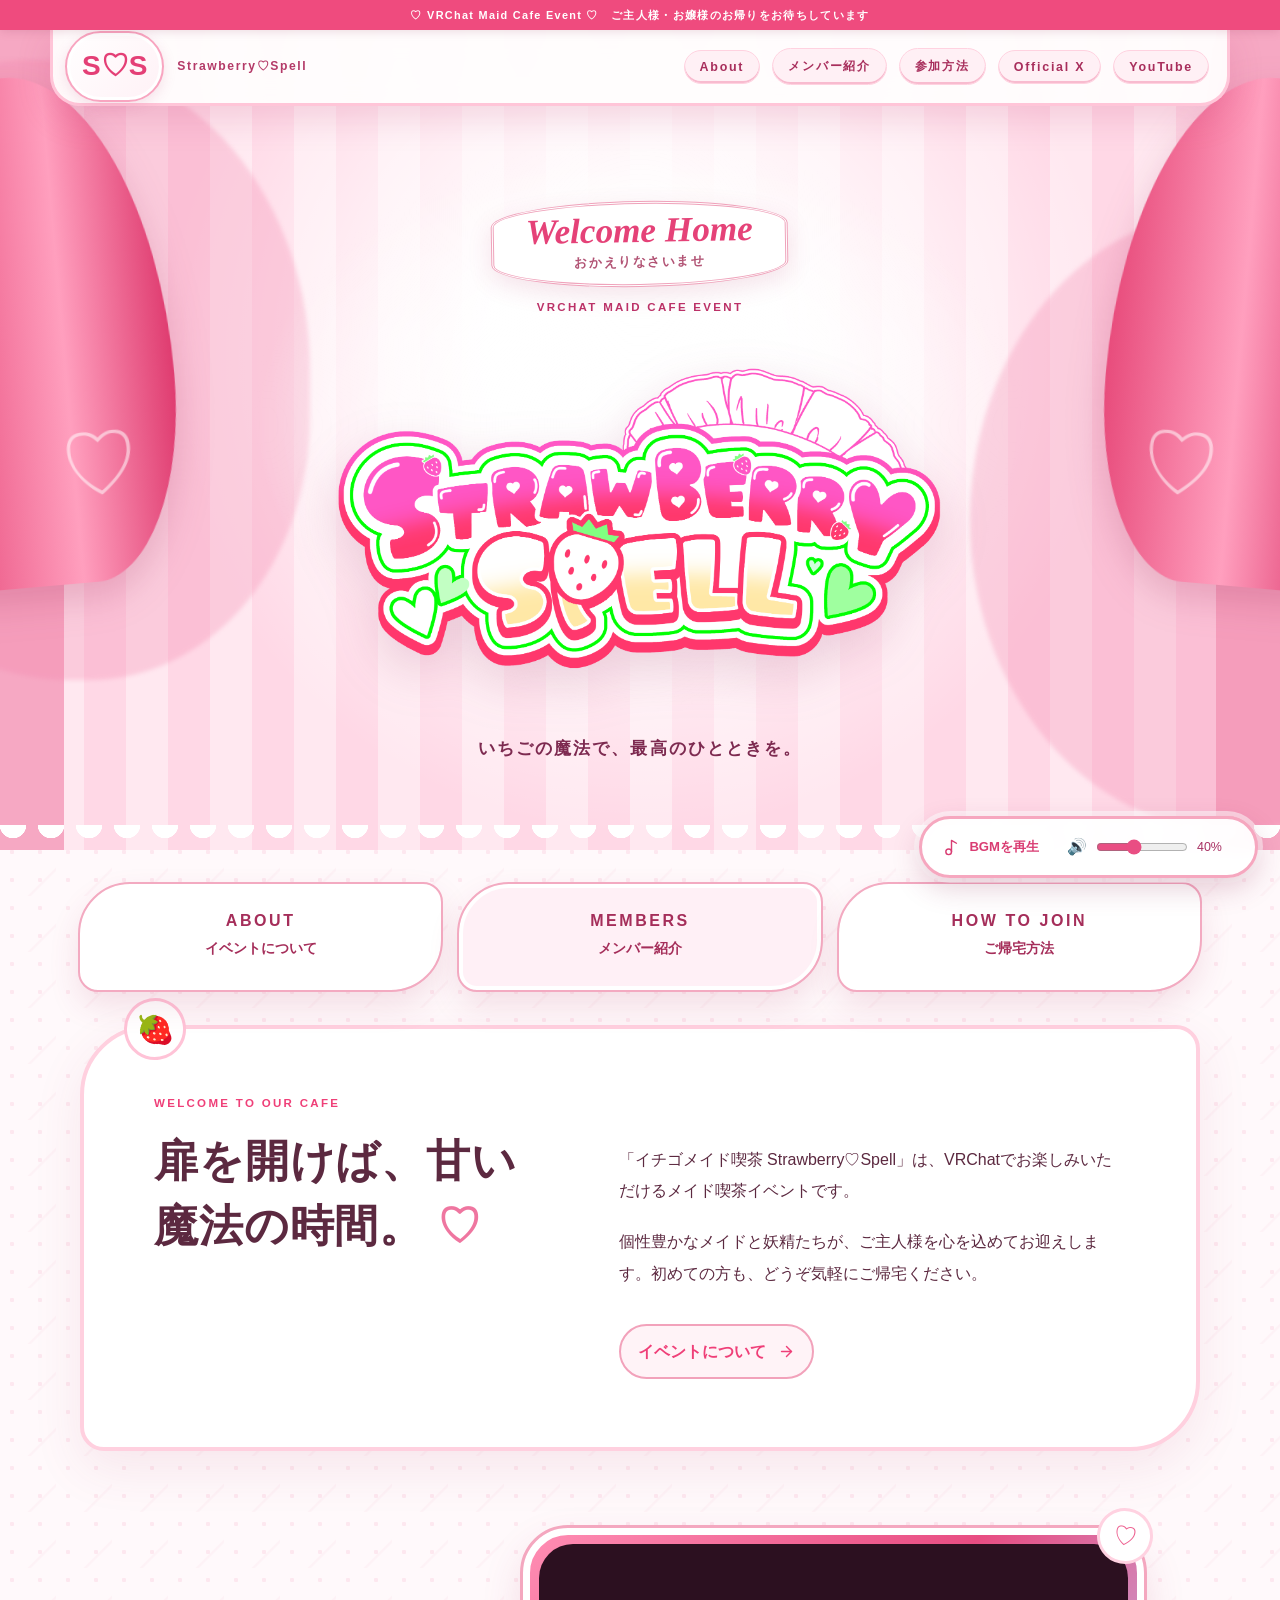
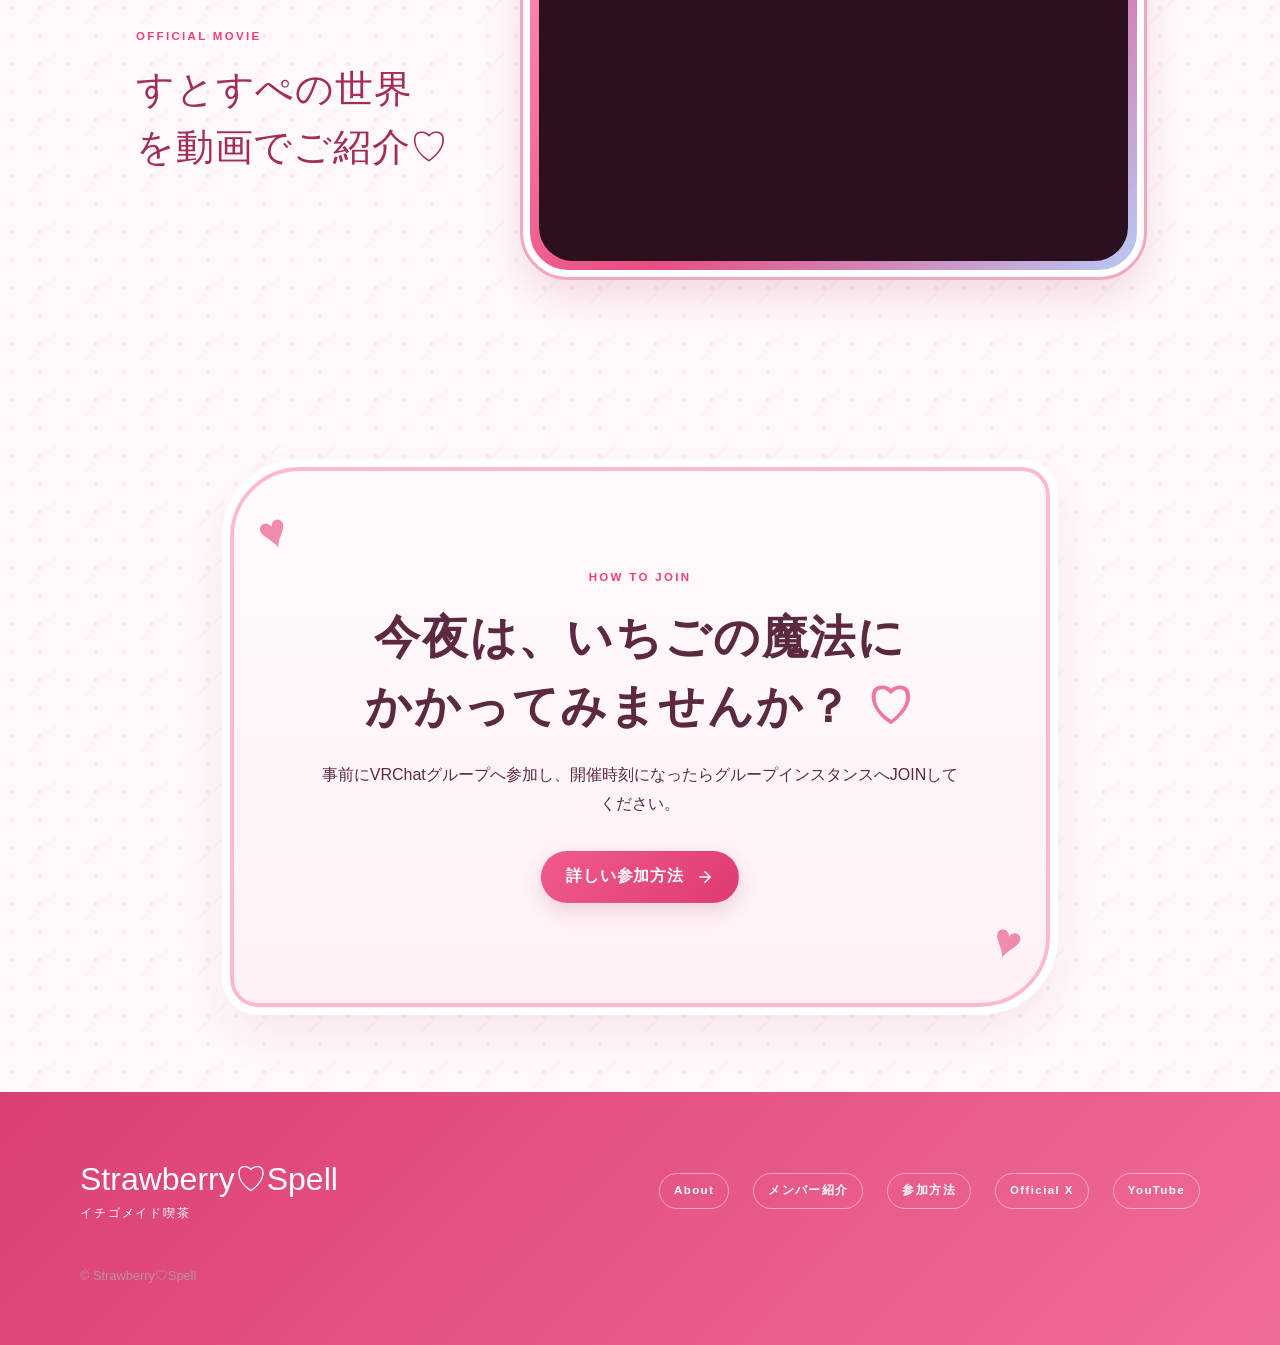
<file: index.html>
<!doctype html>
<html lang="ja">
<head>
  <meta charset="UTF-8">
  <meta name="viewport" content="width=device-width, initial-scale=1.0">
  <meta name="description" content="VRChatメイドカフェイベント Strawberry♡Spell 公式サイト">
  <title>Strawberry♡Spell</title>
  <link rel="icon" href="./favicon.svg" type="image/svg+xml">
  <link rel="stylesheet" href="./css/style.css">
</head>
<body data-root="./">
<div class="entryLoader" role="status" aria-live="polite" aria-label="お屋敷の扉を開いています"><div class="entryLight" aria-hidden="true"></div><div class="mansionDoor mansionDoorLeft" aria-hidden="true"><img src="./mansion-doors-strawberry.png" alt="" width="1672" height="941" loading="eager" fetchPriority="high" decoding="async" class="doorArtwork" data-nimg="1"/></div><div class="mansionDoor mansionDoorRight" aria-hidden="true"><img src="./mansion-doors-strawberry.png" alt="" width="1672" height="941" loading="eager" fetchPriority="high" decoding="async" class="doorArtwork" data-nimg="1"/></div><div class="entryWelcome"><span class="entrySparkles" aria-hidden="true">✦　♡　✦</span><img src="./strawberry-spell-logo.png" alt="Strawberry Spell" width="700" height="390" loading="eager" fetchPriority="high" decoding="async" data-nimg="1"/><p>おかえりなさいませ、ご主人様♡</p><div class="entryProgress" aria-hidden="true"><span></span></div><small>NOW OPENING...</small></div></div><div class="topRibbon">♡ VRChat Maid Cafe Event ♡　ご主人様・お嬢様のお帰りをお待ちしています</div><header class="siteHeader"><a href="./" class="brand"><b>S♡S</b><span>Strawberry♡Spell</span></a><nav><a href="./about/">About</a><a href="./cast/">メンバー紹介</a><a href="./join/">参加方法</a><a href="https://x.com/straw_spell315" target="_blank" rel="noreferrer">Official X</a><a href="https://youtube.com/channel/UCUlPrWwMVkR9_n5_qF-QWsg?si=psYt1DCuEzReMEFa" target="_blank" rel="noreferrer">YouTube</a></nav><button class="mobileMenuButton" type="button" aria-label="メニューを開く" aria-expanded="false" aria-controls="mobile-navigation"><svg xmlns="http://www.w3.org/2000/svg" width="24" height="24" viewBox="0 0 24 24" fill="none" stroke="currentColor" stroke-width="2" stroke-linecap="round" stroke-linejoin="round" class="lucide lucide-menu" aria-hidden="true"><path d="M4 5h16"></path><path d="M4 12h16"></path><path d="M4 19h16"></path></svg></button><div class="mobileMenuBackdrop" aria-hidden="true"></div><aside id="mobile-navigation" class="mobileMenuPanel" aria-hidden="true"><div class="mobileMenuTop"><span>MENU</span><button type="button" aria-label="メニューを閉じる"><svg xmlns="http://www.w3.org/2000/svg" width="24" height="24" viewBox="0 0 24 24" fill="none" stroke="currentColor" stroke-width="2" stroke-linecap="round" stroke-linejoin="round" class="lucide lucide-x" aria-hidden="true"><path d="M18 6 6 18"></path><path d="m6 6 12 12"></path></svg></button></div><nav><a href="./about/">About<span>›</span></a><a href="./cast/">メンバー紹介<span>›</span></a><a href="./join/">参加方法<span>›</span></a><a href="https://x.com/straw_spell315" target="_blank" rel="noreferrer">Official X<span>↗</span></a><a href="https://youtube.com/channel/UCUlPrWwMVkR9_n5_qF-QWsg?si=psYt1DCuEzReMEFa" target="_blank" rel="noreferrer">YouTube<span>↗</span></a></nav><p>Strawberry♡Spell</p></aside></header><main><section class="hero heroLogo"><div class="heroLogoGlow" aria-hidden="true"></div><div class="heroCurtain heroCurtainLeft" aria-hidden="true"></div><div class="heroCurtain heroCurtainRight" aria-hidden="true"></div><div class="heroLogoContent wrap"><div class="welcomeBadge"><span>Welcome Home</span><small>おかえりなさいませ</small></div><p class="eyebrow">VRChat Maid Cafe Event</p><img class="heroLogoImage" src="./strawberry-spell-logo.png" alt="Strawberry♡Spell"/><p class="heroCopy">いちごの魔法で、最高のひとときを。</p></div><div class="heroScallop" aria-hidden="true"></div></section><section class="quickMenu wrap" aria-label="クイックメニュー"><a href="./about/"><b>ABOUT</b><span>イベントについて</span></a><a href="./cast/"><b>MEMBERS</b><span>メンバー紹介</span></a><a href="./join/"><b>HOW TO JOIN</b><span>ご帰宅方法</span></a></section><section class="intro wrap section"><div><p class="eyebrow berry">Welcome to our cafe</p><h2>扉を開けば、甘い魔法の時間。</h2></div><div class="introText"><p>「イチゴメイド喫茶 Strawberry♡Spell」は、VRChatでお楽しみいただけるメイド喫茶イベントです。</p><p>個性豊かなメイドと妖精たちが、ご主人様を心を込めてお迎えします。初めての方も、どうぞ気軽にご帰宅ください。</p><a href="./about/" class="textLink">イベントについて <svg xmlns="http://www.w3.org/2000/svg" width="17" height="17" viewBox="0 0 24 24" fill="none" stroke="currentColor" stroke-width="2" stroke-linecap="round" stroke-linejoin="round" class="lucide lucide-arrow-right" aria-hidden="true"><path d="M5 12h14"></path><path d="m12 5 7 7-7 7"></path></svg></a></div></section><section class="movieSection wrap"><div class="movieHeading"><p class="eyebrow berry">Official movie</p><h2>すとすぺの世界を動画でご紹介♡</h2></div><div class="movieFrame"><iframe src="https://www.youtube-nocookie.com/embed/Qb_teZ3XlA0" title="Strawberry♡Spell 公式動画" allow="accelerometer; autoplay; clipboard-write; encrypted-media; gyroscope; picture-in-picture; web-share" referrerPolicy="strict-origin-when-cross-origin" allowFullScreen=""></iframe></div></section><section class="joinCta wrap section"><p class="eyebrow berry">How to join</p><h2>今夜は、いちごの魔法にかかってみませんか？</h2><p>事前にVRChatグループへ参加し、開催時刻になったらグループインスタンスへJOINしてください。</p><a href="./join/" class="button primary">詳しい参加方法 <svg xmlns="http://www.w3.org/2000/svg" width="18" height="18" viewBox="0 0 24 24" fill="none" stroke="currentColor" stroke-width="2" stroke-linecap="round" stroke-linejoin="round" class="lucide lucide-arrow-right" aria-hidden="true"><path d="M5 12h14"></path><path d="m12 5 7 7-7 7"></path></svg></a></section></main><div class="bgmControl"><button class="bgmButton " type="button" aria-pressed="false" aria-label="BGMを再生"><svg xmlns="http://www.w3.org/2000/svg" width="17" height="17" viewBox="0 0 24 24" fill="none" stroke="currentColor" stroke-width="2" stroke-linecap="round" stroke-linejoin="round" class="lucide lucide-music2 lucide-music-2" aria-hidden="true"><circle cx="8" cy="18" r="4"></circle><path d="M12 18V2l7 4"></path></svg><span>BGMを再生</span></button><div class="bgmVolume"><svg xmlns="http://www.w3.org/2000/svg" width="16" height="16" viewBox="0 0 24 24" fill="none" stroke="currentColor" stroke-width="2" stroke-linecap="round" stroke-linejoin="round" class="lucide lucide-volume2 lucide-volume-2" aria-hidden="true"><path d="M11 4.702a.705.705 0 0 0-1.203-.498L6.413 7.587A1.4 1.4 0 0 1 5.416 8H3a1 1 0 0 0-1 1v6a1 1 0 0 0 1 1h2.416a1.4 1.4 0 0 1 .997.413l3.383 3.384A.705.705 0 0 0 11 19.298z"></path><path d="M16 9a5 5 0 0 1 0 6"></path><path d="M19.364 18.364a9 9 0 0 0 0-12.728"></path></svg><span dir="ltr" data-orientation="horizontal" aria-disabled="false" data-slot="slider" class="relative flex w-full touch-none items-center select-none data-[disabled]:opacity-50 data-[orientation=vertical]:h-full data-[orientation=vertical]:min-h-44 data-[orientation=vertical]:w-auto data-[orientation=vertical]:flex-col" aria-label="BGMの音量" style="--radix-slider-thumb-transform:translateX(-50%)"><span data-orientation="horizontal" data-slot="slider-track" class="relative grow overflow-hidden rounded-full bg-muted data-[orientation=horizontal]:h-1.5 data-[orientation=horizontal]:w-full data-[orientation=vertical]:h-full data-[orientation=vertical]:w-1.5"><span data-orientation="horizontal" data-slot="slider-range" class="absolute bg-primary data-[orientation=horizontal]:h-full data-[orientation=vertical]:w-full" style="left:0%;right:60%"></span></span><span style="transform:var(--radix-slider-thumb-transform);position:absolute;left:calc(0% + 0px)"><span role="slider" aria-valuemin="0" aria-valuemax="100" aria-orientation="horizontal" data-orientation="horizontal" tabindex="0" data-slot="slider-thumb" class="block size-4 shrink-0 rounded-full border border-primary bg-white shadow-sm ring-ring/50 transition-[color,box-shadow] hover:ring-4 focus-visible:ring-4 focus-visible:outline-hidden disabled:pointer-events-none disabled:opacity-50" style="display:none" data-radix-collection-item=""></span></span><input style="display:none"/></span><output aria-live="polite">40<!-- -->%</output></div></div><audio src="./audio/ichigo-no-mahou.mp3" loop="" preload="none" aria-hidden="true"></audio><footer><div class="wrap footerInner"><div class="footerBrand"><b>Strawberry♡Spell</b><span>イチゴメイド喫茶</span></div><div class="footerLinks"><a href="./about/">About</a><a href="./cast/">メンバー紹介</a><a href="./join/">参加方法</a><a href="https://x.com/straw_spell315" target="_blank" rel="noreferrer">Official X</a><a href="https://youtube.com/channel/UCUlPrWwMVkR9_n5_qF-QWsg?si=psYt1DCuEzReMEFa" target="_blank" rel="noreferrer">YouTube</a></div><small>© Strawberry♡Spell</small></div></footer>
<script src="./js/pages.js"></script>
<script src="./js/main.js" defer></script>
</body>
</html>
</file>
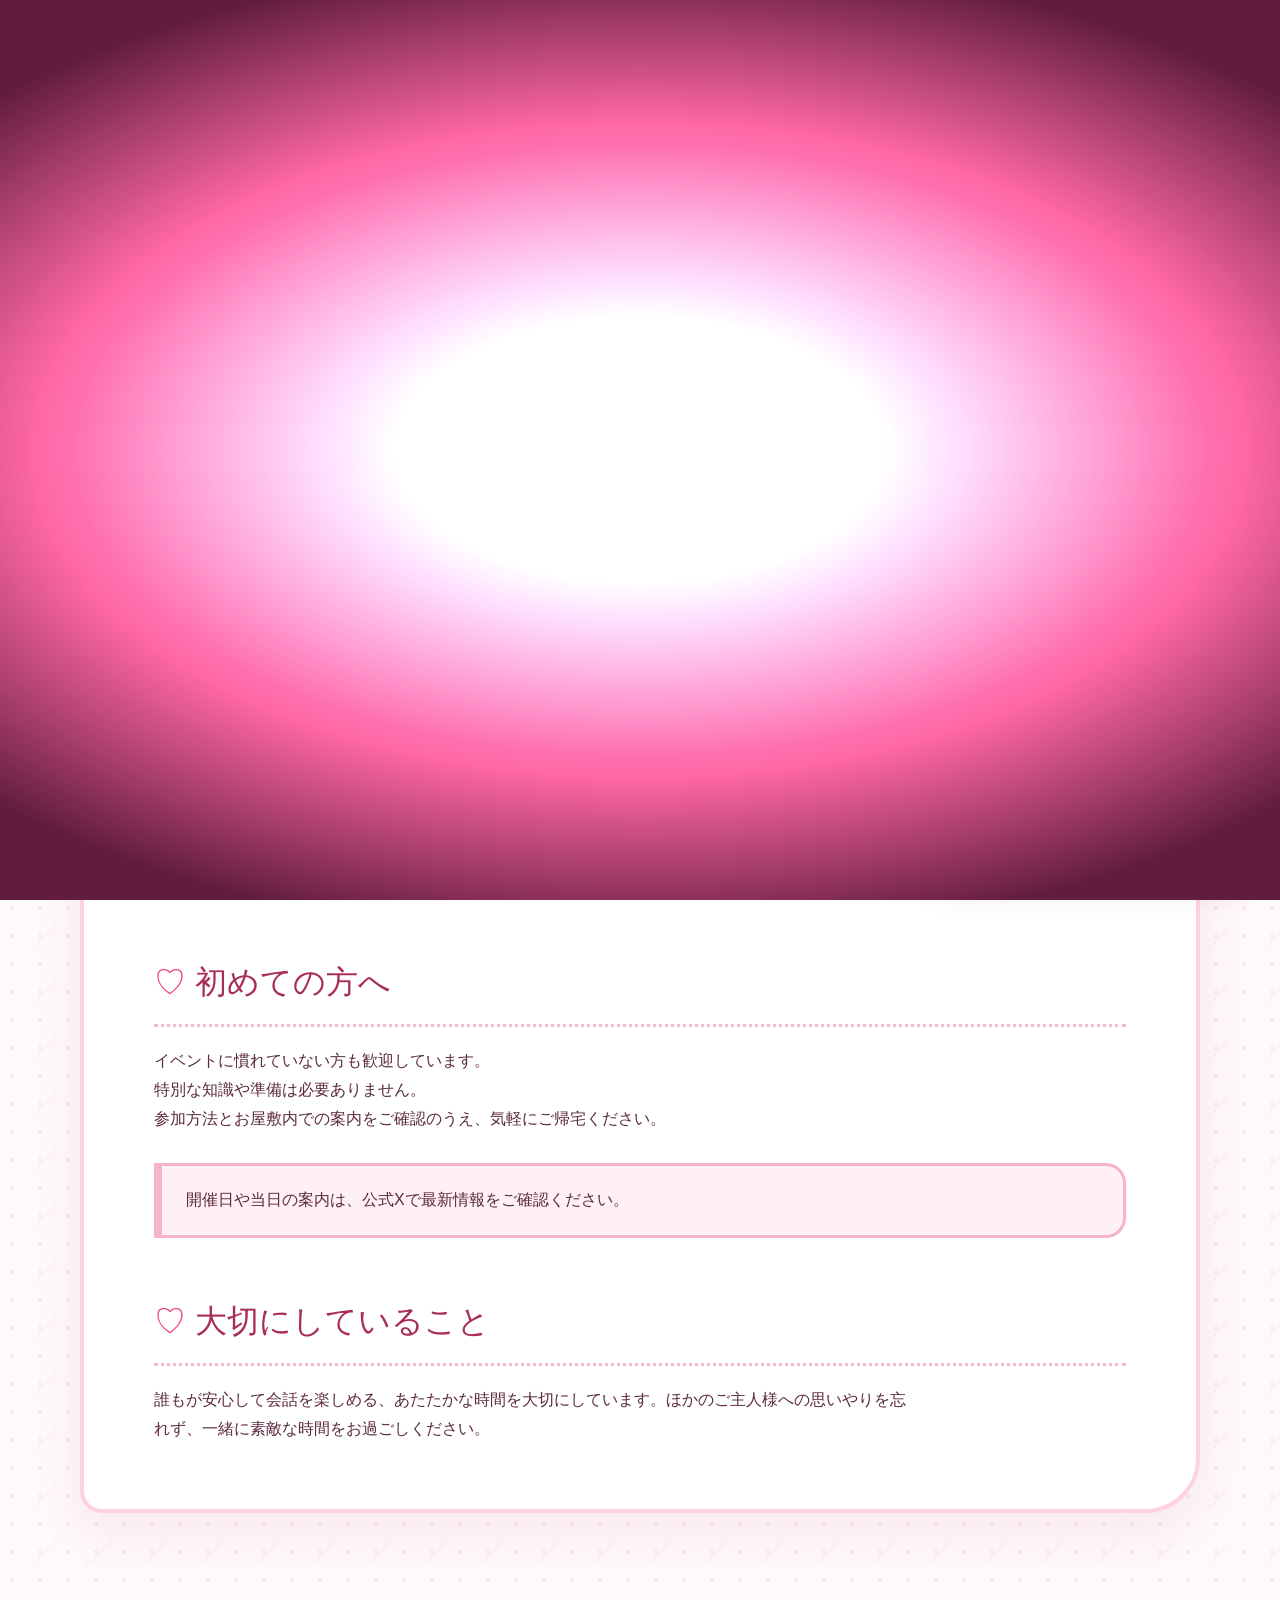
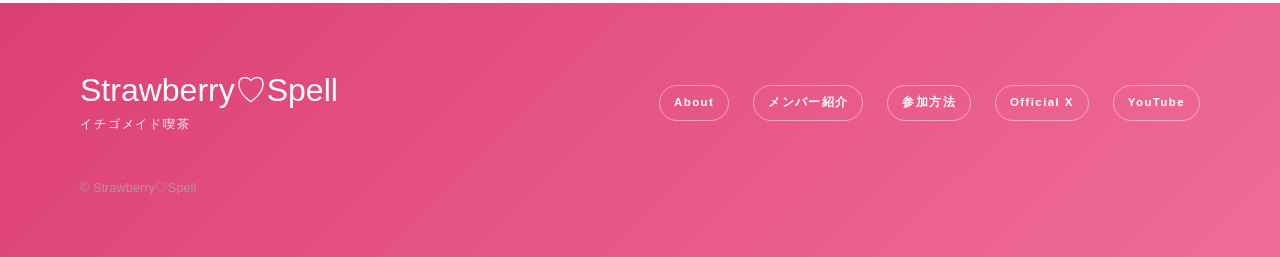
<file: about/index.html>
<!doctype html>
<html lang="ja">
<head>
  <meta charset="UTF-8">
  <meta name="viewport" content="width=device-width, initial-scale=1.0">
  <meta name="description" content="VRChatメイドカフェイベント Strawberry♡Spell 公式サイト">
  <title>イベントについて | Strawberry♡Spell</title>
  <link rel="icon" href="../favicon.svg" type="image/svg+xml">
  <link rel="stylesheet" href="../css/style.css">
</head>
<body data-root="../">
<div class="entryLoader" role="status" aria-live="polite" aria-label="お屋敷の扉を開いています"><div class="entryLight" aria-hidden="true"></div><div class="mansionDoor mansionDoorLeft" aria-hidden="true"><img src="../mansion-doors-strawberry.png" alt="" width="1672" height="941" loading="eager" fetchPriority="high" decoding="async" class="doorArtwork" data-nimg="1"/></div><div class="mansionDoor mansionDoorRight" aria-hidden="true"><img src="../mansion-doors-strawberry.png" alt="" width="1672" height="941" loading="eager" fetchPriority="high" decoding="async" class="doorArtwork" data-nimg="1"/></div><div class="entryWelcome"><span class="entrySparkles" aria-hidden="true">✦　♡　✦</span><img src="../strawberry-spell-logo.png" alt="Strawberry Spell" width="700" height="390" loading="eager" fetchPriority="high" decoding="async" data-nimg="1"/><p>おかえりなさいませ、ご主人様♡</p><div class="entryProgress" aria-hidden="true"><span></span></div><small>NOW OPENING...</small></div></div><div class="topRibbon">♡ VRChat Maid Cafe Event ♡　ご主人様・お嬢様のお帰りをお待ちしています</div><header class="siteHeader"><a href="../" class="brand"><b>S♡S</b><span>Strawberry♡Spell</span></a><nav><a href="../about/">About</a><a href="../cast/">メンバー紹介</a><a href="../join/">参加方法</a><a href="https://x.com/straw_spell315" target="_blank" rel="noreferrer">Official X</a><a href="https://youtube.com/channel/UCUlPrWwMVkR9_n5_qF-QWsg?si=psYt1DCuEzReMEFa" target="_blank" rel="noreferrer">YouTube</a></nav><button class="mobileMenuButton" type="button" aria-label="メニューを開く" aria-expanded="false" aria-controls="mobile-navigation"><svg xmlns="http://www.w3.org/2000/svg" width="24" height="24" viewBox="0 0 24 24" fill="none" stroke="currentColor" stroke-width="2" stroke-linecap="round" stroke-linejoin="round" class="lucide lucide-menu" aria-hidden="true"><path d="M4 5h16"></path><path d="M4 12h16"></path><path d="M4 19h16"></path></svg></button><div class="mobileMenuBackdrop" aria-hidden="true"></div><aside id="mobile-navigation" class="mobileMenuPanel" aria-hidden="true"><div class="mobileMenuTop"><span>MENU</span><button type="button" aria-label="メニューを閉じる"><svg xmlns="http://www.w3.org/2000/svg" width="24" height="24" viewBox="0 0 24 24" fill="none" stroke="currentColor" stroke-width="2" stroke-linecap="round" stroke-linejoin="round" class="lucide lucide-x" aria-hidden="true"><path d="M18 6 6 18"></path><path d="m6 6 12 12"></path></svg></button></div><nav><a href="../about/">About<span>›</span></a><a href="../cast/">メンバー紹介<span>›</span></a><a href="../join/">参加方法<span>›</span></a><a href="https://x.com/straw_spell315" target="_blank" rel="noreferrer">Official X<span>↗</span></a><a href="https://youtube.com/channel/UCUlPrWwMVkR9_n5_qF-QWsg?si=psYt1DCuEzReMEFa" target="_blank" rel="noreferrer">YouTube<span>↗</span></a></nav><p>Strawberry♡Spell</p></aside></header><main><section class="pageHero"><div class="wrap pageTitle"><p class="eyebrow">About us</p><h1>イベントについて</h1><p>いちごの魔法がつなぐ、やさしい交流の時間。</p></div></section><section class="wrap contentPage"><h2>Strawberry♡Spellとは</h2><p>VRChat上で開催している、はみにの立体箱から販売されているイチゴが接客するメイド喫茶イベントです。</p><p>メイドさんがステージ上でパフォーマンスを披露したり、魔法の言葉をかけて美味しくしてくれたりします♡</p><p>メイドさんが嫌でなければ、お触りもOKです（お触りNGのメイドもいます）。必ず本人に確認し、意思を尊重してください。途中で乱入してくる、かわいい妖精のイチゴもいるかも……？</p><p>お姉さんのようなイチゴもいれば、幼い雰囲気のイチゴも！ 多種多様なイチゴに接客されてみませんか？</p><h2>初めての方へ</h2><p>イベントに慣れていない方も歓迎しています。</p><p>特別な知識や準備は必要ありません。</p><p>参加方法とお屋敷内での案内をご確認のうえ、気軽にご帰宅ください。</p><div class="note">開催日や当日の案内は、公式Xで最新情報をご確認ください。</div><h2>大切にしていること</h2><p>誰もが安心して会話を楽しめる、あたたかな時間を大切にしています。ほかのご主人様への思いやりを忘れず、一緒に素敵な時間をお過ごしください。</p></section></main><div class="bgmControl"><button class="bgmButton " type="button" aria-pressed="false" aria-label="BGMを再生"><svg xmlns="http://www.w3.org/2000/svg" width="17" height="17" viewBox="0 0 24 24" fill="none" stroke="currentColor" stroke-width="2" stroke-linecap="round" stroke-linejoin="round" class="lucide lucide-music2 lucide-music-2" aria-hidden="true"><circle cx="8" cy="18" r="4"></circle><path d="M12 18V2l7 4"></path></svg><span>BGMを再生</span></button><div class="bgmVolume"><svg xmlns="http://www.w3.org/2000/svg" width="16" height="16" viewBox="0 0 24 24" fill="none" stroke="currentColor" stroke-width="2" stroke-linecap="round" stroke-linejoin="round" class="lucide lucide-volume2 lucide-volume-2" aria-hidden="true"><path d="M11 4.702a.705.705 0 0 0-1.203-.498L6.413 7.587A1.4 1.4 0 0 1 5.416 8H3a1 1 0 0 0-1 1v6a1 1 0 0 0 1 1h2.416a1.4 1.4 0 0 1 .997.413l3.383 3.384A.705.705 0 0 0 11 19.298z"></path><path d="M16 9a5 5 0 0 1 0 6"></path><path d="M19.364 18.364a9 9 0 0 0 0-12.728"></path></svg><span dir="ltr" data-orientation="horizontal" aria-disabled="false" data-slot="slider" class="relative flex w-full touch-none items-center select-none data-[disabled]:opacity-50 data-[orientation=vertical]:h-full data-[orientation=vertical]:min-h-44 data-[orientation=vertical]:w-auto data-[orientation=vertical]:flex-col" aria-label="BGMの音量" style="--radix-slider-thumb-transform:translateX(-50%)"><span data-orientation="horizontal" data-slot="slider-track" class="relative grow overflow-hidden rounded-full bg-muted data-[orientation=horizontal]:h-1.5 data-[orientation=horizontal]:w-full data-[orientation=vertical]:h-full data-[orientation=vertical]:w-1.5"><span data-orientation="horizontal" data-slot="slider-range" class="absolute bg-primary data-[orientation=horizontal]:h-full data-[orientation=vertical]:w-full" style="left:0%;right:60%"></span></span><span style="transform:var(--radix-slider-thumb-transform);position:absolute;left:calc(0% + 0px)"><span role="slider" aria-valuemin="0" aria-valuemax="100" aria-orientation="horizontal" data-orientation="horizontal" tabindex="0" data-slot="slider-thumb" class="block size-4 shrink-0 rounded-full border border-primary bg-white shadow-sm ring-ring/50 transition-[color,box-shadow] hover:ring-4 focus-visible:ring-4 focus-visible:outline-hidden disabled:pointer-events-none disabled:opacity-50" style="display:none" data-radix-collection-item=""></span></span><input style="display:none"/></span><output aria-live="polite">40<!-- -->%</output></div></div><audio src="../audio/ichigo-no-mahou.mp3" loop="" preload="none" aria-hidden="true"></audio><footer><div class="wrap footerInner"><div class="footerBrand"><b>Strawberry♡Spell</b><span>イチゴメイド喫茶</span></div><div class="footerLinks"><a href="../about/">About</a><a href="../cast/">メンバー紹介</a><a href="../join/">参加方法</a><a href="https://x.com/straw_spell315" target="_blank" rel="noreferrer">Official X</a><a href="https://youtube.com/channel/UCUlPrWwMVkR9_n5_qF-QWsg?si=psYt1DCuEzReMEFa" target="_blank" rel="noreferrer">YouTube</a></div><small>© Strawberry♡Spell</small></div></footer>
<script src="../js/pages.js"></script>
<script src="../js/main.js" defer></script>
</body>
</html>
</file>
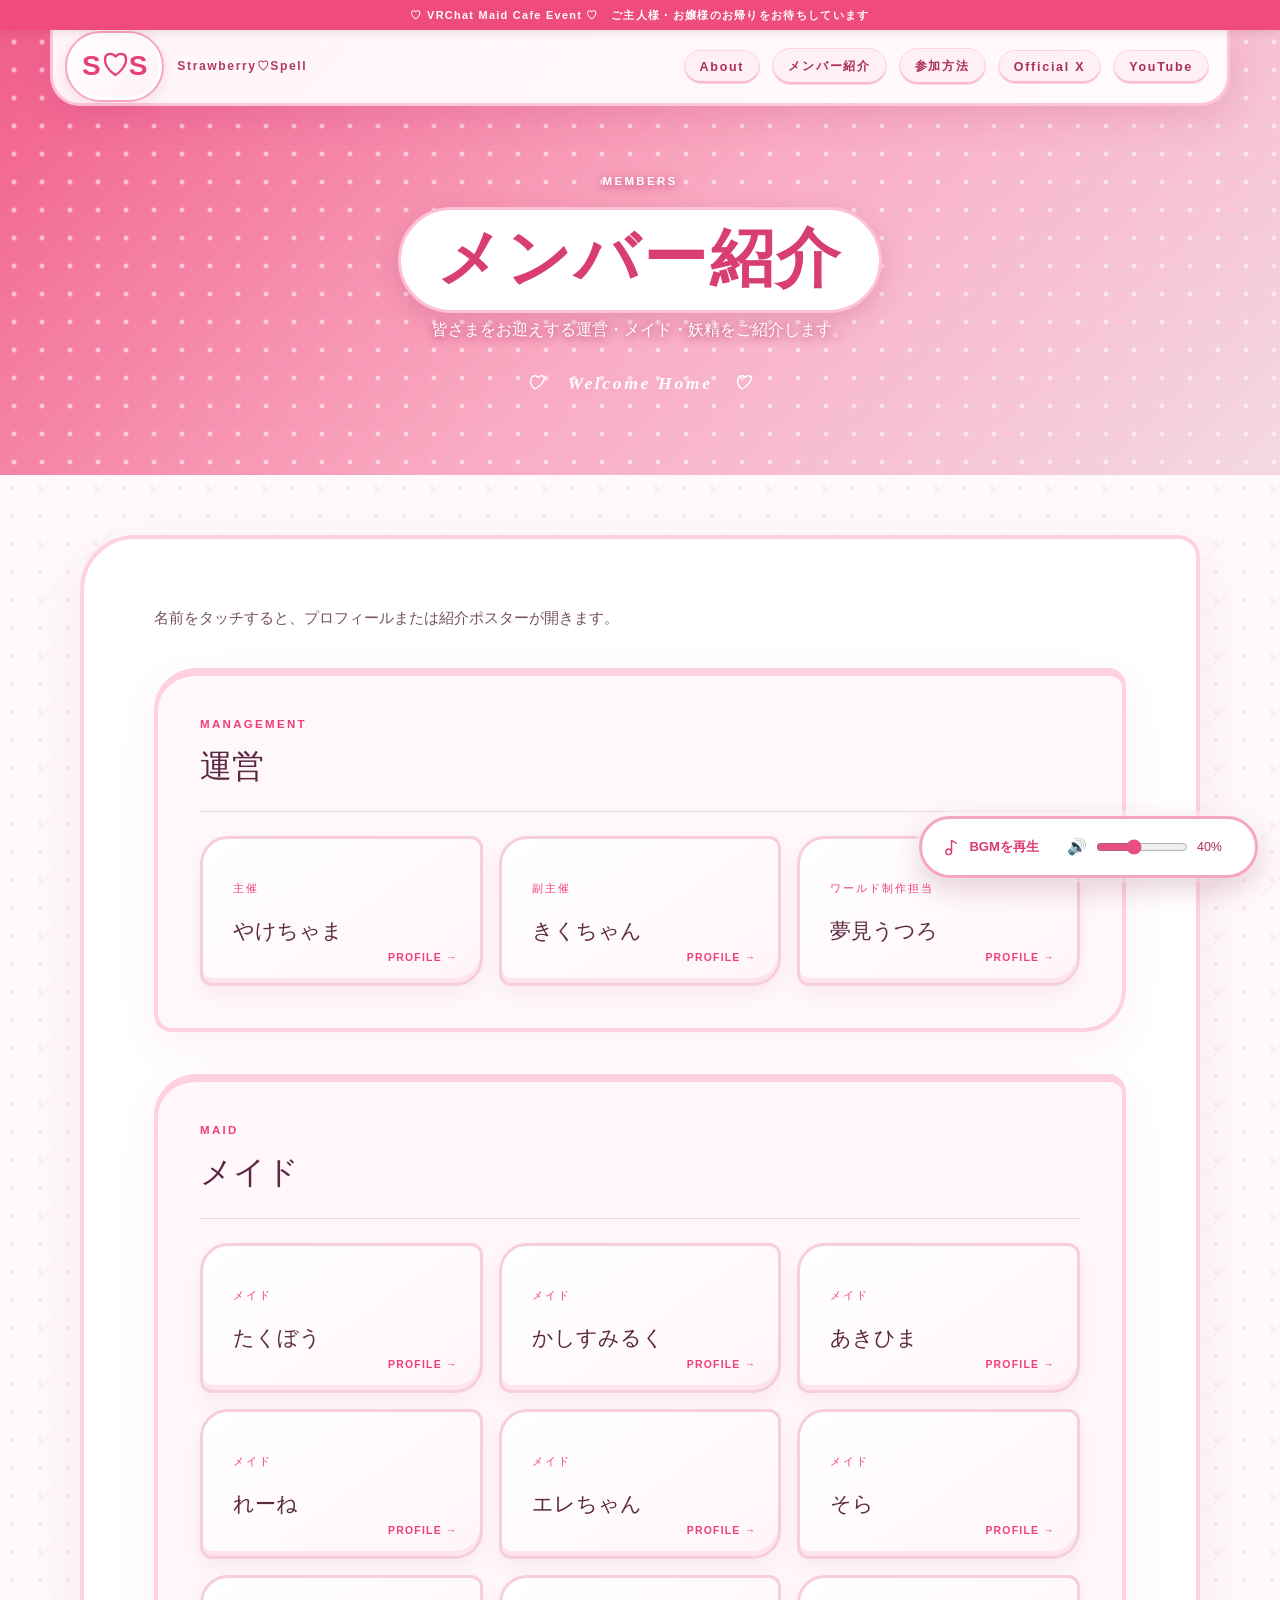
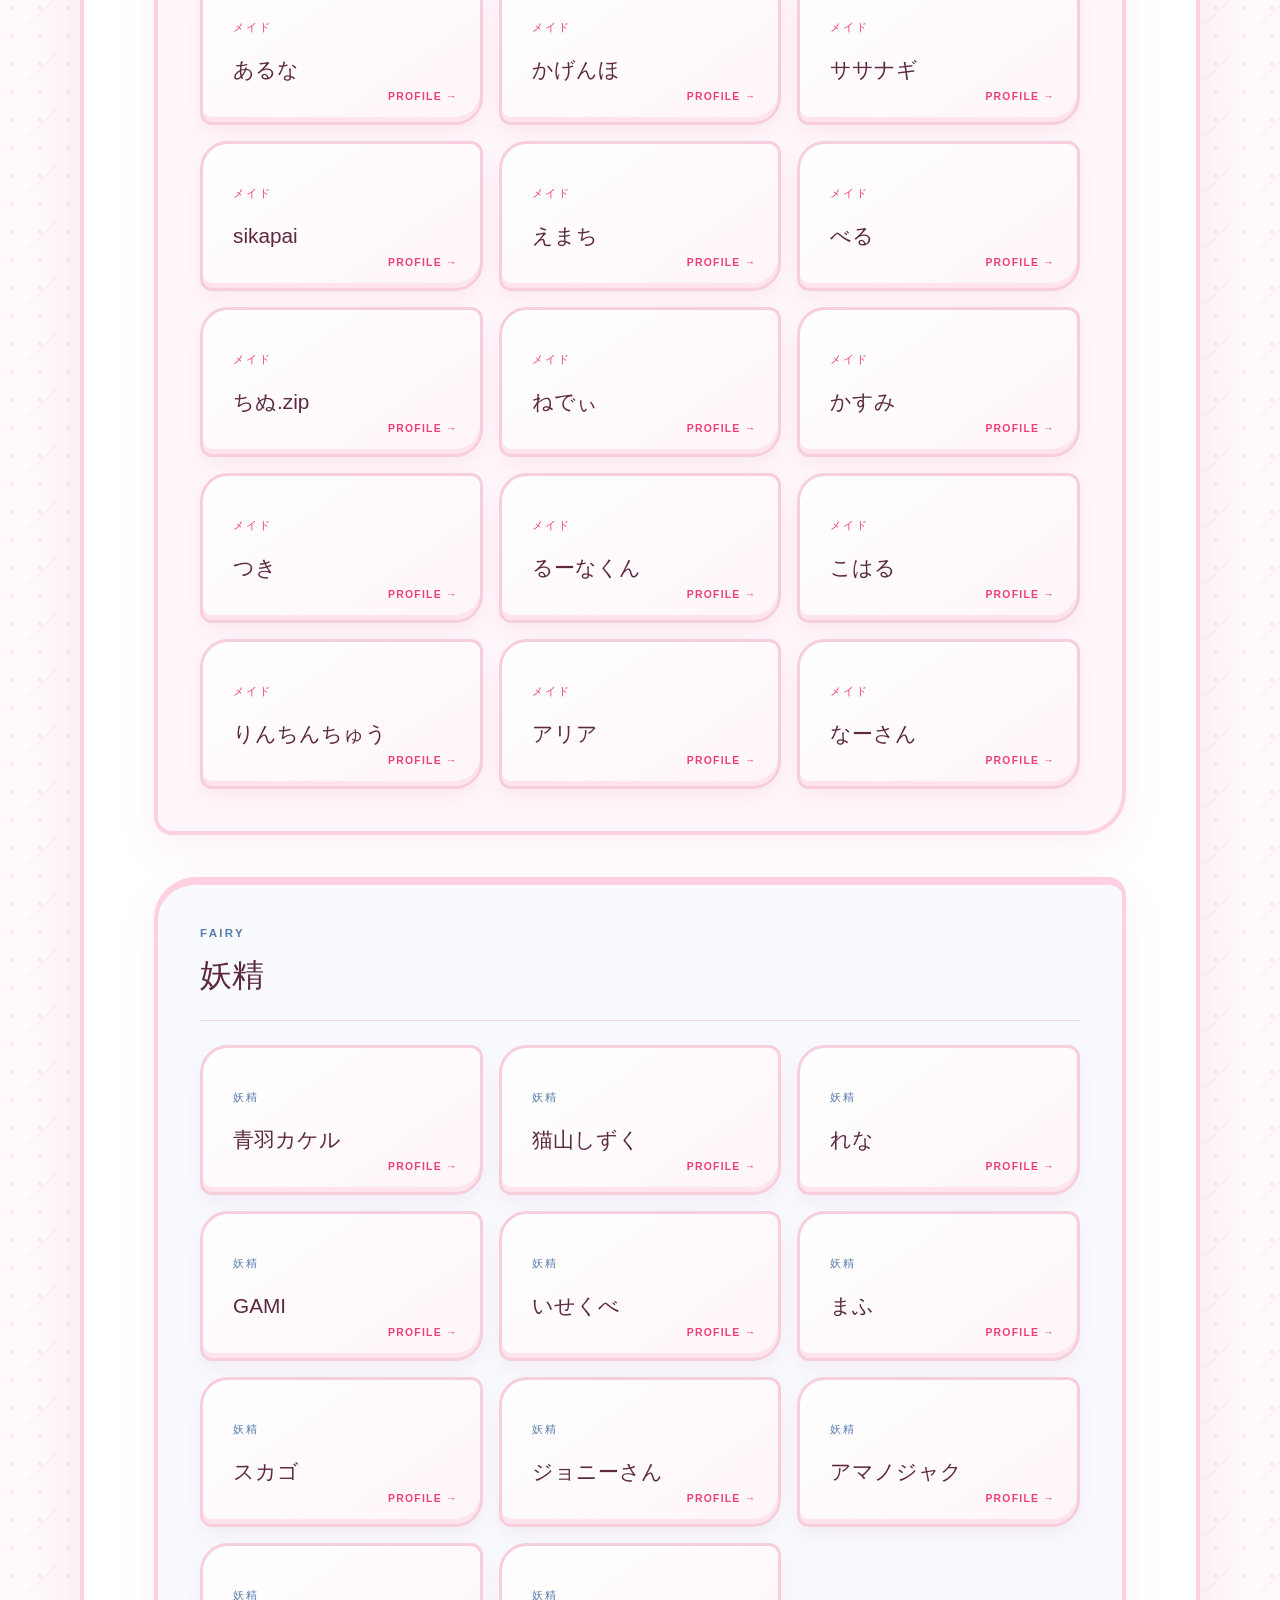
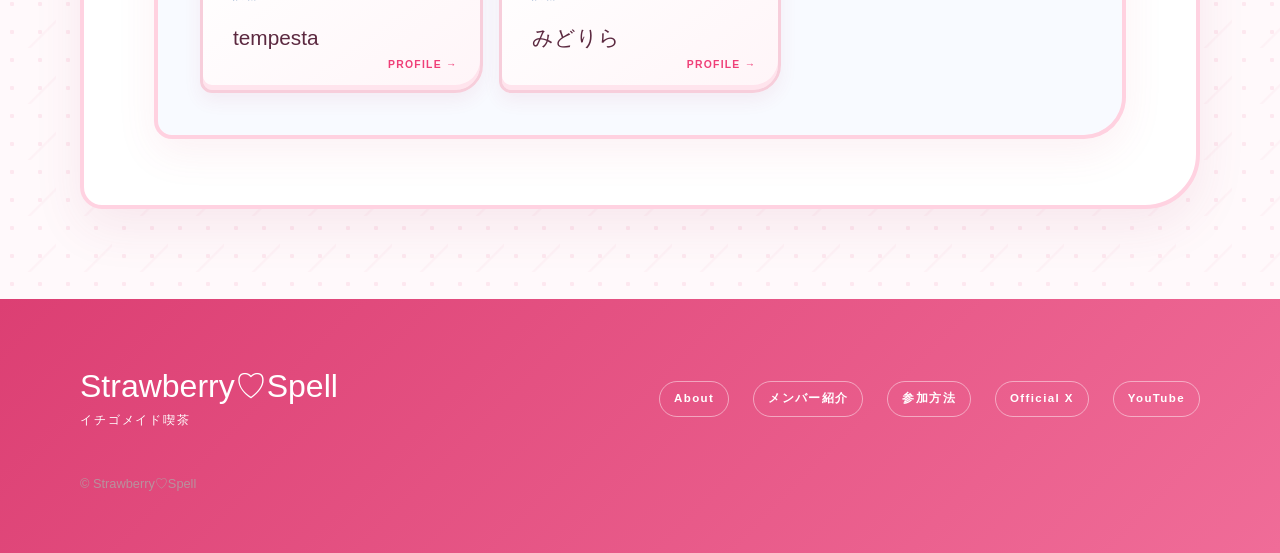
<file: cast/index.html>
<!doctype html>
<html lang="ja">
<head>
  <meta charset="UTF-8">
  <meta name="viewport" content="width=device-width, initial-scale=1.0">
  <meta name="description" content="VRChatメイドカフェイベント Strawberry♡Spell 公式サイト">
  <title>メンバー紹介 | Strawberry♡Spell</title>
  <link rel="icon" href="../favicon.svg" type="image/svg+xml">
  <link rel="stylesheet" href="../css/style.css">
</head>
<body data-root="../">
<div class="entryLoader" role="status" aria-live="polite" aria-label="お屋敷の扉を開いています"><div class="entryLight" aria-hidden="true"></div><div class="mansionDoor mansionDoorLeft" aria-hidden="true"><img src="../mansion-doors-strawberry.png" alt="" width="1672" height="941" loading="eager" fetchPriority="high" decoding="async" class="doorArtwork" data-nimg="1"/></div><div class="mansionDoor mansionDoorRight" aria-hidden="true"><img src="../mansion-doors-strawberry.png" alt="" width="1672" height="941" loading="eager" fetchPriority="high" decoding="async" class="doorArtwork" data-nimg="1"/></div><div class="entryWelcome"><span class="entrySparkles" aria-hidden="true">✦　♡　✦</span><img src="../strawberry-spell-logo.png" alt="Strawberry Spell" width="700" height="390" loading="eager" fetchPriority="high" decoding="async" data-nimg="1"/><p>おかえりなさいませ、ご主人様♡</p><div class="entryProgress" aria-hidden="true"><span></span></div><small>NOW OPENING...</small></div></div><div class="topRibbon">♡ VRChat Maid Cafe Event ♡　ご主人様・お嬢様のお帰りをお待ちしています</div><header class="siteHeader"><a href="../" class="brand"><b>S♡S</b><span>Strawberry♡Spell</span></a><nav><a href="../about/">About</a><a href="../cast/">メンバー紹介</a><a href="../join/">参加方法</a><a href="https://x.com/straw_spell315" target="_blank" rel="noreferrer">Official X</a><a href="https://youtube.com/channel/UCUlPrWwMVkR9_n5_qF-QWsg?si=psYt1DCuEzReMEFa" target="_blank" rel="noreferrer">YouTube</a></nav><button class="mobileMenuButton" type="button" aria-label="メニューを開く" aria-expanded="false" aria-controls="mobile-navigation"><svg xmlns="http://www.w3.org/2000/svg" width="24" height="24" viewBox="0 0 24 24" fill="none" stroke="currentColor" stroke-width="2" stroke-linecap="round" stroke-linejoin="round" class="lucide lucide-menu" aria-hidden="true"><path d="M4 5h16"></path><path d="M4 12h16"></path><path d="M4 19h16"></path></svg></button><div class="mobileMenuBackdrop" aria-hidden="true"></div><aside id="mobile-navigation" class="mobileMenuPanel" aria-hidden="true"><div class="mobileMenuTop"><span>MENU</span><button type="button" aria-label="メニューを閉じる"><svg xmlns="http://www.w3.org/2000/svg" width="24" height="24" viewBox="0 0 24 24" fill="none" stroke="currentColor" stroke-width="2" stroke-linecap="round" stroke-linejoin="round" class="lucide lucide-x" aria-hidden="true"><path d="M18 6 6 18"></path><path d="m6 6 12 12"></path></svg></button></div><nav><a href="../about/">About<span>›</span></a><a href="../cast/">メンバー紹介<span>›</span></a><a href="../join/">参加方法<span>›</span></a><a href="https://x.com/straw_spell315" target="_blank" rel="noreferrer">Official X<span>↗</span></a><a href="https://youtube.com/channel/UCUlPrWwMVkR9_n5_qF-QWsg?si=psYt1DCuEzReMEFa" target="_blank" rel="noreferrer">YouTube<span>↗</span></a></nav><p>Strawberry♡Spell</p></aside></header><main><section class="pageHero"><div class="wrap pageTitle"><p class="eyebrow">Members</p><h1>メンバー紹介</h1><p>皆さまをお迎えする運営・メイド・妖精をご紹介します。</p></div></section><section class="wrap contentPage"><p class="castHint">名前をタッチすると、プロフィールまたは紹介ポスターが開きます。</p><div class="castSection castSectionManagement"><p class="eyebrow berry">Management</p><h2>運営</h2><div class="castGrid"><button class="castCard castCardActive" type="button" aria-label="やけちゃまのプロフィールを開く" aria-haspopup="dialog" aria-expanded="false" data-state="closed" data-slot="dialog-trigger"><span class="role">主催</span><h3>やけちゃま</h3><span class="viewProfile">PROFILE →</span></button><button class="castCard castCardActive" type="button" aria-label="きくちゃんのプロフィールを開く" aria-haspopup="dialog" aria-expanded="false" data-state="closed" data-slot="dialog-trigger"><span class="role">副主催</span><h3>きくちゃん</h3><span class="viewProfile">PROFILE →</span></button><button class="castCard castCardActive" type="button" aria-label="夢見うつろのプロフィールを開く" aria-haspopup="dialog" aria-expanded="false" data-state="closed" data-slot="dialog-trigger"><span class="role">ワールド制作担当</span><h3>夢見うつろ</h3><span class="viewProfile">PROFILE →</span></button></div></div><div class="castSection castSectionMaid"><p class="eyebrow berry">Maid</p><h2>メイド</h2><div class="castGrid"><button class="castCard castCardActive" type="button" aria-label="たくぼうのプロフィールを開く" aria-haspopup="dialog" aria-expanded="false" data-state="closed" data-slot="dialog-trigger"><span class="role">メイド</span><h3>たくぼう</h3><span class="viewProfile">PROFILE →</span></button><button class="castCard castCardActive" type="button" aria-label="かしすみるくのプロフィールを開く" aria-haspopup="dialog" aria-expanded="false" data-state="closed" data-slot="dialog-trigger"><span class="role">メイド</span><h3>かしすみるく</h3><span class="viewProfile">PROFILE →</span></button><button class="castCard castCardActive" type="button" aria-label="あきひまのプロフィールを開く" aria-haspopup="dialog" aria-expanded="false" data-state="closed" data-slot="dialog-trigger"><span class="role">メイド</span><h3>あきひま</h3><span class="viewProfile">PROFILE →</span></button><button class="castCard castCardActive" type="button" aria-label="れーねのプロフィールを開く" aria-haspopup="dialog" aria-expanded="false" data-state="closed" data-slot="dialog-trigger"><span class="role">メイド</span><h3>れーね</h3><span class="viewProfile">PROFILE →</span></button><button class="castCard castCardActive" type="button" aria-label="エレちゃんのプロフィールを開く" aria-haspopup="dialog" aria-expanded="false" data-state="closed" data-slot="dialog-trigger"><span class="role">メイド</span><h3>エレちゃん</h3><span class="viewProfile">PROFILE →</span></button><button class="castCard castCardActive" type="button" aria-label="そらのプロフィールを開く" aria-haspopup="dialog" aria-expanded="false" data-state="closed" data-slot="dialog-trigger"><span class="role">メイド</span><h3>そら</h3><span class="viewProfile">PROFILE →</span></button><button class="castCard castCardActive" type="button" aria-label="あるなのプロフィールを開く" aria-haspopup="dialog" aria-expanded="false" data-state="closed" data-slot="dialog-trigger"><span class="role">メイド</span><h3>あるな</h3><span class="viewProfile">PROFILE →</span></button><button class="castCard castCardActive" type="button" aria-label="かげんほのプロフィールを開く" aria-haspopup="dialog" aria-expanded="false" data-state="closed" data-slot="dialog-trigger"><span class="role">メイド</span><h3>かげんほ</h3><span class="viewProfile">PROFILE →</span></button><button class="castCard castCardActive" type="button" aria-label="ササナギのプロフィールを開く" aria-haspopup="dialog" aria-expanded="false" data-state="closed" data-slot="dialog-trigger"><span class="role">メイド</span><h3>ササナギ</h3><span class="viewProfile">PROFILE →</span></button><button class="castCard castCardActive" type="button" aria-label="sikapaiのプロフィールを開く" aria-haspopup="dialog" aria-expanded="false" data-state="closed" data-slot="dialog-trigger"><span class="role">メイド</span><h3>sikapai</h3><span class="viewProfile">PROFILE →</span></button><button class="castCard castCardActive" type="button" aria-label="えまちのプロフィールを開く" aria-haspopup="dialog" aria-expanded="false" data-state="closed" data-slot="dialog-trigger"><span class="role">メイド</span><h3>えまち</h3><span class="viewProfile">PROFILE →</span></button><button class="castCard castCardActive" type="button" aria-label="べるのプロフィールを開く" aria-haspopup="dialog" aria-expanded="false" data-state="closed" data-slot="dialog-trigger"><span class="role">メイド</span><h3>べる</h3><span class="viewProfile">PROFILE →</span></button><button class="castCard castCardActive" type="button" aria-label="ちぬ.zipのプロフィールを開く" aria-haspopup="dialog" aria-expanded="false" data-state="closed" data-slot="dialog-trigger"><span class="role">メイド</span><h3>ちぬ.zip</h3><span class="viewProfile">PROFILE →</span></button><button class="castCard castCardActive" type="button" aria-label="ねでぃのプロフィールを開く" aria-haspopup="dialog" aria-expanded="false" data-state="closed" data-slot="dialog-trigger"><span class="role">メイド</span><h3>ねでぃ</h3><span class="viewProfile">PROFILE →</span></button><button class="castCard castCardActive" type="button" aria-label="かすみのプロフィールを開く" aria-haspopup="dialog" aria-expanded="false" data-state="closed" data-slot="dialog-trigger"><span class="role">メイド</span><h3>かすみ</h3><span class="viewProfile">PROFILE →</span></button><button class="castCard castCardActive" type="button" aria-label="つきのプロフィールを開く" aria-haspopup="dialog" aria-expanded="false" data-state="closed" data-slot="dialog-trigger"><span class="role">メイド</span><h3>つき</h3><span class="viewProfile">PROFILE →</span></button><button class="castCard castCardActive" type="button" aria-label="るーなくんのプロフィールを開く" aria-haspopup="dialog" aria-expanded="false" data-state="closed" data-slot="dialog-trigger"><span class="role">メイド</span><h3>るーなくん</h3><span class="viewProfile">PROFILE →</span></button><button class="castCard castCardActive" type="button" aria-label="こはるのプロフィールを開く" aria-haspopup="dialog" aria-expanded="false" data-state="closed" data-slot="dialog-trigger"><span class="role">メイド</span><h3>こはる</h3><span class="viewProfile">PROFILE →</span></button><button class="castCard castCardActive" type="button" aria-label="りんちんちゅうのプロフィールを開く" aria-haspopup="dialog" aria-expanded="false" data-state="closed" data-slot="dialog-trigger"><span class="role">メイド</span><h3>りんちんちゅう</h3><span class="viewProfile">PROFILE →</span></button><button class="castCard castCardActive" type="button" aria-label="アリアのプロフィールを開く" aria-haspopup="dialog" aria-expanded="false" data-state="closed" data-slot="dialog-trigger"><span class="role">メイド</span><h3>アリア</h3><span class="viewProfile">PROFILE →</span></button><button class="castCard castCardActive" type="button" aria-label="なーさんのプロフィールを開く" aria-haspopup="dialog" aria-expanded="false" data-state="closed" data-slot="dialog-trigger"><span class="role">メイド</span><h3>なーさん</h3><span class="viewProfile">PROFILE →</span></button></div></div><div class="castSection castSectionFairy"><p class="eyebrow berry">Fairy</p><h2>妖精</h2><div class="castGrid"><button class="castCard castCardActive" type="button" aria-label="青羽カケルのプロフィールを開く" aria-haspopup="dialog" aria-expanded="false" data-state="closed" data-slot="dialog-trigger"><span class="role">妖精</span><h3>青羽カケル</h3><span class="viewProfile">PROFILE →</span></button><button class="castCard castCardActive" type="button" aria-label="猫山しずくのプロフィールを開く" aria-haspopup="dialog" aria-expanded="false" data-state="closed" data-slot="dialog-trigger"><span class="role">妖精</span><h3>猫山しずく</h3><span class="viewProfile">PROFILE →</span></button><button class="castCard castCardActive" type="button" aria-label="れなのプロフィールを開く" aria-haspopup="dialog" aria-expanded="false" data-state="closed" data-slot="dialog-trigger"><span class="role">妖精</span><h3>れな</h3><span class="viewProfile">PROFILE →</span></button><button class="castCard castCardActive" type="button" aria-label="GAMIのプロフィールを開く" aria-haspopup="dialog" aria-expanded="false" data-state="closed" data-slot="dialog-trigger"><span class="role">妖精</span><h3>GAMI</h3><span class="viewProfile">PROFILE →</span></button><button class="castCard castCardActive" type="button" aria-label="いせくべのプロフィールを開く" aria-haspopup="dialog" aria-expanded="false" data-state="closed" data-slot="dialog-trigger"><span class="role">妖精</span><h3>いせくべ</h3><span class="viewProfile">PROFILE →</span></button><button class="castCard castCardActive" type="button" aria-label="まふのプロフィールを開く" aria-haspopup="dialog" aria-expanded="false" data-state="closed" data-slot="dialog-trigger"><span class="role">妖精</span><h3>まふ</h3><span class="viewProfile">PROFILE →</span></button><button class="castCard castCardActive" type="button" aria-label="スカゴのプロフィールを開く" aria-haspopup="dialog" aria-expanded="false" data-state="closed" data-slot="dialog-trigger"><span class="role">妖精</span><h3>スカゴ</h3><span class="viewProfile">PROFILE →</span></button><button class="castCard castCardActive" type="button" aria-label="ジョニーさんのプロフィールを開く" aria-haspopup="dialog" aria-expanded="false" data-state="closed" data-slot="dialog-trigger"><span class="role">妖精</span><h3>ジョニーさん</h3><span class="viewProfile">PROFILE →</span></button><button class="castCard castCardActive" type="button" aria-label="アマノジャクのプロフィールを開く" aria-haspopup="dialog" aria-expanded="false" data-state="closed" data-slot="dialog-trigger"><span class="role">妖精</span><h3>アマノジャク</h3><span class="viewProfile">PROFILE →</span></button><button class="castCard castCardActive" type="button" aria-label="tempestaのプロフィールを開く" aria-haspopup="dialog" aria-expanded="false" data-state="closed" data-slot="dialog-trigger"><span class="role">妖精</span><h3>tempesta</h3><span class="viewProfile">PROFILE →</span></button><button class="castCard castCardActive" type="button" aria-label="みどりらのプロフィールを開く" aria-haspopup="dialog" aria-expanded="false" data-state="closed" data-slot="dialog-trigger"><span class="role">妖精</span><h3>みどりら</h3><span class="viewProfile">PROFILE →</span></button></div></div></section></main><div class="bgmControl"><button class="bgmButton " type="button" aria-pressed="false" aria-label="BGMを再生"><svg xmlns="http://www.w3.org/2000/svg" width="17" height="17" viewBox="0 0 24 24" fill="none" stroke="currentColor" stroke-width="2" stroke-linecap="round" stroke-linejoin="round" class="lucide lucide-music2 lucide-music-2" aria-hidden="true"><circle cx="8" cy="18" r="4"></circle><path d="M12 18V2l7 4"></path></svg><span>BGMを再生</span></button><div class="bgmVolume"><svg xmlns="http://www.w3.org/2000/svg" width="16" height="16" viewBox="0 0 24 24" fill="none" stroke="currentColor" stroke-width="2" stroke-linecap="round" stroke-linejoin="round" class="lucide lucide-volume2 lucide-volume-2" aria-hidden="true"><path d="M11 4.702a.705.705 0 0 0-1.203-.498L6.413 7.587A1.4 1.4 0 0 1 5.416 8H3a1 1 0 0 0-1 1v6a1 1 0 0 0 1 1h2.416a1.4 1.4 0 0 1 .997.413l3.383 3.384A.705.705 0 0 0 11 19.298z"></path><path d="M16 9a5 5 0 0 1 0 6"></path><path d="M19.364 18.364a9 9 0 0 0 0-12.728"></path></svg><span dir="ltr" data-orientation="horizontal" aria-disabled="false" data-slot="slider" class="relative flex w-full touch-none items-center select-none data-[disabled]:opacity-50 data-[orientation=vertical]:h-full data-[orientation=vertical]:min-h-44 data-[orientation=vertical]:w-auto data-[orientation=vertical]:flex-col" aria-label="BGMの音量" style="--radix-slider-thumb-transform:translateX(-50%)"><span data-orientation="horizontal" data-slot="slider-track" class="relative grow overflow-hidden rounded-full bg-muted data-[orientation=horizontal]:h-1.5 data-[orientation=horizontal]:w-full data-[orientation=vertical]:h-full data-[orientation=vertical]:w-1.5"><span data-orientation="horizontal" data-slot="slider-range" class="absolute bg-primary data-[orientation=horizontal]:h-full data-[orientation=vertical]:w-full" style="left:0%;right:60%"></span></span><span style="transform:var(--radix-slider-thumb-transform);position:absolute;left:calc(0% + 0px)"><span role="slider" aria-valuemin="0" aria-valuemax="100" aria-orientation="horizontal" data-orientation="horizontal" tabindex="0" data-slot="slider-thumb" class="block size-4 shrink-0 rounded-full border border-primary bg-white shadow-sm ring-ring/50 transition-[color,box-shadow] hover:ring-4 focus-visible:ring-4 focus-visible:outline-hidden disabled:pointer-events-none disabled:opacity-50" style="display:none" data-radix-collection-item=""></span></span><input style="display:none"/></span><output aria-live="polite">40<!-- -->%</output></div></div><audio src="../audio/ichigo-no-mahou.mp3" loop="" preload="none" aria-hidden="true"></audio><footer><div class="wrap footerInner"><div class="footerBrand"><b>Strawberry♡Spell</b><span>イチゴメイド喫茶</span></div><div class="footerLinks"><a href="../about/">About</a><a href="../cast/">メンバー紹介</a><a href="../join/">参加方法</a><a href="https://x.com/straw_spell315" target="_blank" rel="noreferrer">Official X</a><a href="https://youtube.com/channel/UCUlPrWwMVkR9_n5_qF-QWsg?si=psYt1DCuEzReMEFa" target="_blank" rel="noreferrer">YouTube</a></div><small>© Strawberry♡Spell</small></div></footer>
<script src="../js/pages.js"></script>
<script src="../js/main.js" defer></script>
</body>
</html>
</file>
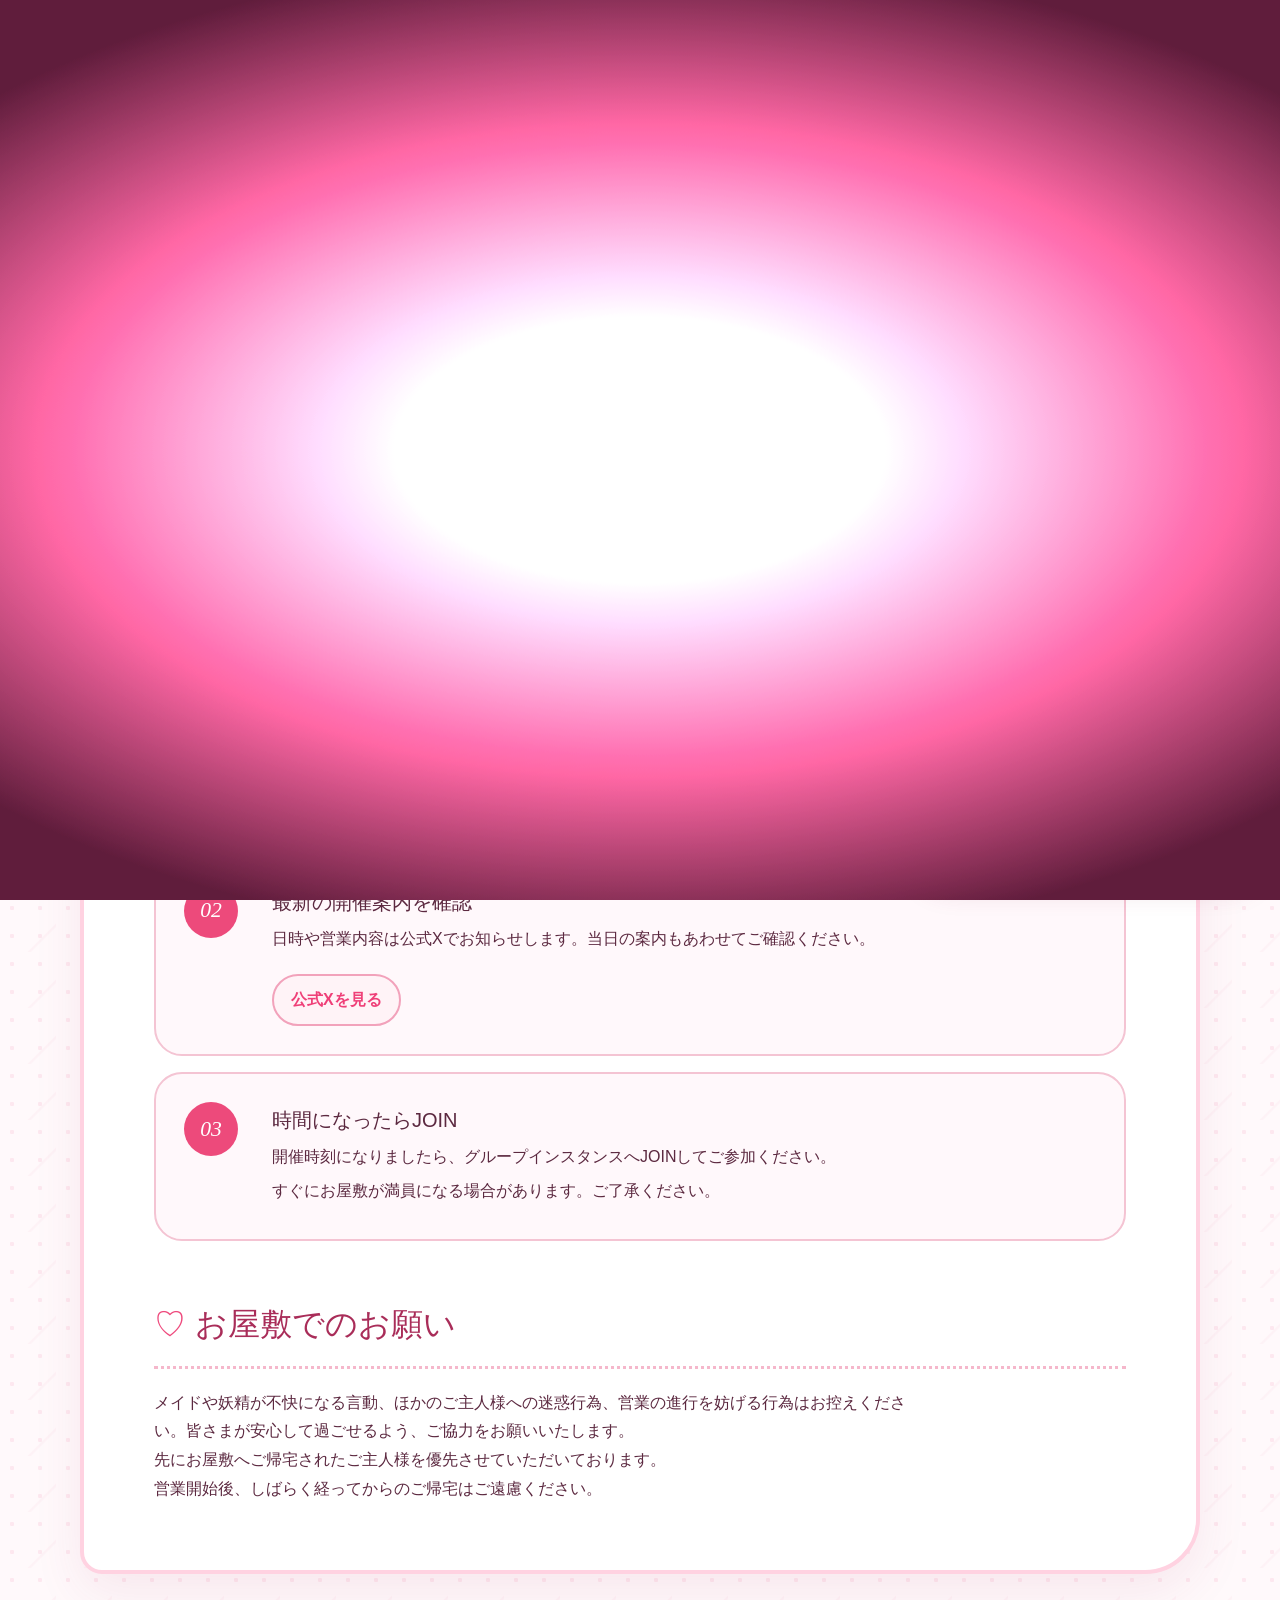
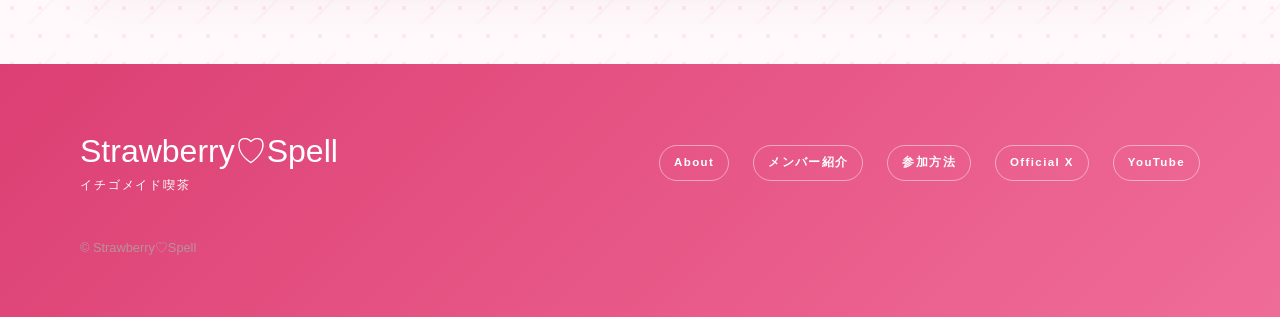
<file: join/index.html>
<!doctype html>
<html lang="ja">
<head>
  <meta charset="UTF-8">
  <meta name="viewport" content="width=device-width, initial-scale=1.0">
  <meta name="description" content="VRChatメイドカフェイベント Strawberry♡Spell 公式サイト">
  <title>参加方法 | Strawberry♡Spell</title>
  <link rel="icon" href="../favicon.svg" type="image/svg+xml">
  <link rel="stylesheet" href="../css/style.css">
</head>
<body data-root="../">
<div class="entryLoader" role="status" aria-live="polite" aria-label="お屋敷の扉を開いています"><div class="entryLight" aria-hidden="true"></div><div class="mansionDoor mansionDoorLeft" aria-hidden="true"><img src="../mansion-doors-strawberry.png" alt="" width="1672" height="941" loading="eager" fetchPriority="high" decoding="async" class="doorArtwork" data-nimg="1"/></div><div class="mansionDoor mansionDoorRight" aria-hidden="true"><img src="../mansion-doors-strawberry.png" alt="" width="1672" height="941" loading="eager" fetchPriority="high" decoding="async" class="doorArtwork" data-nimg="1"/></div><div class="entryWelcome"><span class="entrySparkles" aria-hidden="true">✦　♡　✦</span><img src="../strawberry-spell-logo.png" alt="Strawberry Spell" width="700" height="390" loading="eager" fetchPriority="high" decoding="async" data-nimg="1"/><p>おかえりなさいませ、ご主人様♡</p><div class="entryProgress" aria-hidden="true"><span></span></div><small>NOW OPENING...</small></div></div><div class="topRibbon">♡ VRChat Maid Cafe Event ♡　ご主人様・お嬢様のお帰りをお待ちしています</div><header class="siteHeader"><a href="../" class="brand"><b>S♡S</b><span>Strawberry♡Spell</span></a><nav><a href="../about/">About</a><a href="../cast/">メンバー紹介</a><a href="../join/">参加方法</a><a href="https://x.com/straw_spell315" target="_blank" rel="noreferrer">Official X</a><a href="https://youtube.com/channel/UCUlPrWwMVkR9_n5_qF-QWsg?si=psYt1DCuEzReMEFa" target="_blank" rel="noreferrer">YouTube</a></nav><button class="mobileMenuButton" type="button" aria-label="メニューを開く" aria-expanded="false" aria-controls="mobile-navigation"><svg xmlns="http://www.w3.org/2000/svg" width="24" height="24" viewBox="0 0 24 24" fill="none" stroke="currentColor" stroke-width="2" stroke-linecap="round" stroke-linejoin="round" class="lucide lucide-menu" aria-hidden="true"><path d="M4 5h16"></path><path d="M4 12h16"></path><path d="M4 19h16"></path></svg></button><div class="mobileMenuBackdrop" aria-hidden="true"></div><aside id="mobile-navigation" class="mobileMenuPanel" aria-hidden="true"><div class="mobileMenuTop"><span>MENU</span><button type="button" aria-label="メニューを閉じる"><svg xmlns="http://www.w3.org/2000/svg" width="24" height="24" viewBox="0 0 24 24" fill="none" stroke="currentColor" stroke-width="2" stroke-linecap="round" stroke-linejoin="round" class="lucide lucide-x" aria-hidden="true"><path d="M18 6 6 18"></path><path d="m6 6 12 12"></path></svg></button></div><nav><a href="../about/">About<span>›</span></a><a href="../cast/">メンバー紹介<span>›</span></a><a href="../join/">参加方法<span>›</span></a><a href="https://x.com/straw_spell315" target="_blank" rel="noreferrer">Official X<span>↗</span></a><a href="https://youtube.com/channel/UCUlPrWwMVkR9_n5_qF-QWsg?si=psYt1DCuEzReMEFa" target="_blank" rel="noreferrer">YouTube<span>↗</span></a></nav><p>Strawberry♡Spell</p></aside></header><main><section class="pageHero"><div class="wrap pageTitle"><p class="eyebrow">How to join</p><h1>参加方法</h1><p>ご帰宅までの流れをご案内します。</p></div></section><section class="wrap contentPage"><div class="steps"><div class="step"><b>01</b><div><h3>VRChatグループへ参加</h3><p>事前に「Strawberry♡Spell」のグループへ参加してください。</p><a class="textLink" href="https://vrc.group/BERRYS.0861" target="_blank" rel="noreferrer">グループページを開く</a></div></div><div class="step"><b>02</b><div><h3>最新の開催案内を確認</h3><p>日時や営業内容は公式Xでお知らせします。当日の案内もあわせてご確認ください。</p><a class="textLink" href="https://x.com/straw_spell315" target="_blank" rel="noreferrer">公式Xを見る</a></div></div><div class="step"><b>03</b><div><h3>時間になったらJOIN</h3><p>開催時刻になりましたら、グループインスタンスへJOINしてご参加ください。</p><p>すぐにお屋敷が満員になる場合があります。ご了承ください。</p></div></div></div><h2>お屋敷でのお願い</h2><p>メイドや妖精が不快になる言動、ほかのご主人様への迷惑行為、営業の進行を妨げる行為はお控えください。皆さまが安心して過ごせるよう、ご協力をお願いいたします。</p><p>先にお屋敷へご帰宅されたご主人様を優先させていただいております。</p><p>営業開始後、しばらく経ってからのご帰宅はご遠慮ください。</p></section></main><div class="bgmControl"><button class="bgmButton " type="button" aria-pressed="false" aria-label="BGMを再生"><svg xmlns="http://www.w3.org/2000/svg" width="17" height="17" viewBox="0 0 24 24" fill="none" stroke="currentColor" stroke-width="2" stroke-linecap="round" stroke-linejoin="round" class="lucide lucide-music2 lucide-music-2" aria-hidden="true"><circle cx="8" cy="18" r="4"></circle><path d="M12 18V2l7 4"></path></svg><span>BGMを再生</span></button><div class="bgmVolume"><svg xmlns="http://www.w3.org/2000/svg" width="16" height="16" viewBox="0 0 24 24" fill="none" stroke="currentColor" stroke-width="2" stroke-linecap="round" stroke-linejoin="round" class="lucide lucide-volume2 lucide-volume-2" aria-hidden="true"><path d="M11 4.702a.705.705 0 0 0-1.203-.498L6.413 7.587A1.4 1.4 0 0 1 5.416 8H3a1 1 0 0 0-1 1v6a1 1 0 0 0 1 1h2.416a1.4 1.4 0 0 1 .997.413l3.383 3.384A.705.705 0 0 0 11 19.298z"></path><path d="M16 9a5 5 0 0 1 0 6"></path><path d="M19.364 18.364a9 9 0 0 0 0-12.728"></path></svg><span dir="ltr" data-orientation="horizontal" aria-disabled="false" data-slot="slider" class="relative flex w-full touch-none items-center select-none data-[disabled]:opacity-50 data-[orientation=vertical]:h-full data-[orientation=vertical]:min-h-44 data-[orientation=vertical]:w-auto data-[orientation=vertical]:flex-col" aria-label="BGMの音量" style="--radix-slider-thumb-transform:translateX(-50%)"><span data-orientation="horizontal" data-slot="slider-track" class="relative grow overflow-hidden rounded-full bg-muted data-[orientation=horizontal]:h-1.5 data-[orientation=horizontal]:w-full data-[orientation=vertical]:h-full data-[orientation=vertical]:w-1.5"><span data-orientation="horizontal" data-slot="slider-range" class="absolute bg-primary data-[orientation=horizontal]:h-full data-[orientation=vertical]:w-full" style="left:0%;right:60%"></span></span><span style="transform:var(--radix-slider-thumb-transform);position:absolute;left:calc(0% + 0px)"><span role="slider" aria-valuemin="0" aria-valuemax="100" aria-orientation="horizontal" data-orientation="horizontal" tabindex="0" data-slot="slider-thumb" class="block size-4 shrink-0 rounded-full border border-primary bg-white shadow-sm ring-ring/50 transition-[color,box-shadow] hover:ring-4 focus-visible:ring-4 focus-visible:outline-hidden disabled:pointer-events-none disabled:opacity-50" style="display:none" data-radix-collection-item=""></span></span><input style="display:none"/></span><output aria-live="polite">40<!-- -->%</output></div></div><audio src="../audio/ichigo-no-mahou.mp3" loop="" preload="none" aria-hidden="true"></audio><footer><div class="wrap footerInner"><div class="footerBrand"><b>Strawberry♡Spell</b><span>イチゴメイド喫茶</span></div><div class="footerLinks"><a href="../about/">About</a><a href="../cast/">メンバー紹介</a><a href="../join/">参加方法</a><a href="https://x.com/straw_spell315" target="_blank" rel="noreferrer">Official X</a><a href="https://youtube.com/channel/UCUlPrWwMVkR9_n5_qF-QWsg?si=psYt1DCuEzReMEFa" target="_blank" rel="noreferrer">YouTube</a></div><small>© Strawberry♡Spell</small></div></footer>
<script src="../js/pages.js"></script>
<script src="../js/main.js" defer></script>
</body>
</html>
</file>
